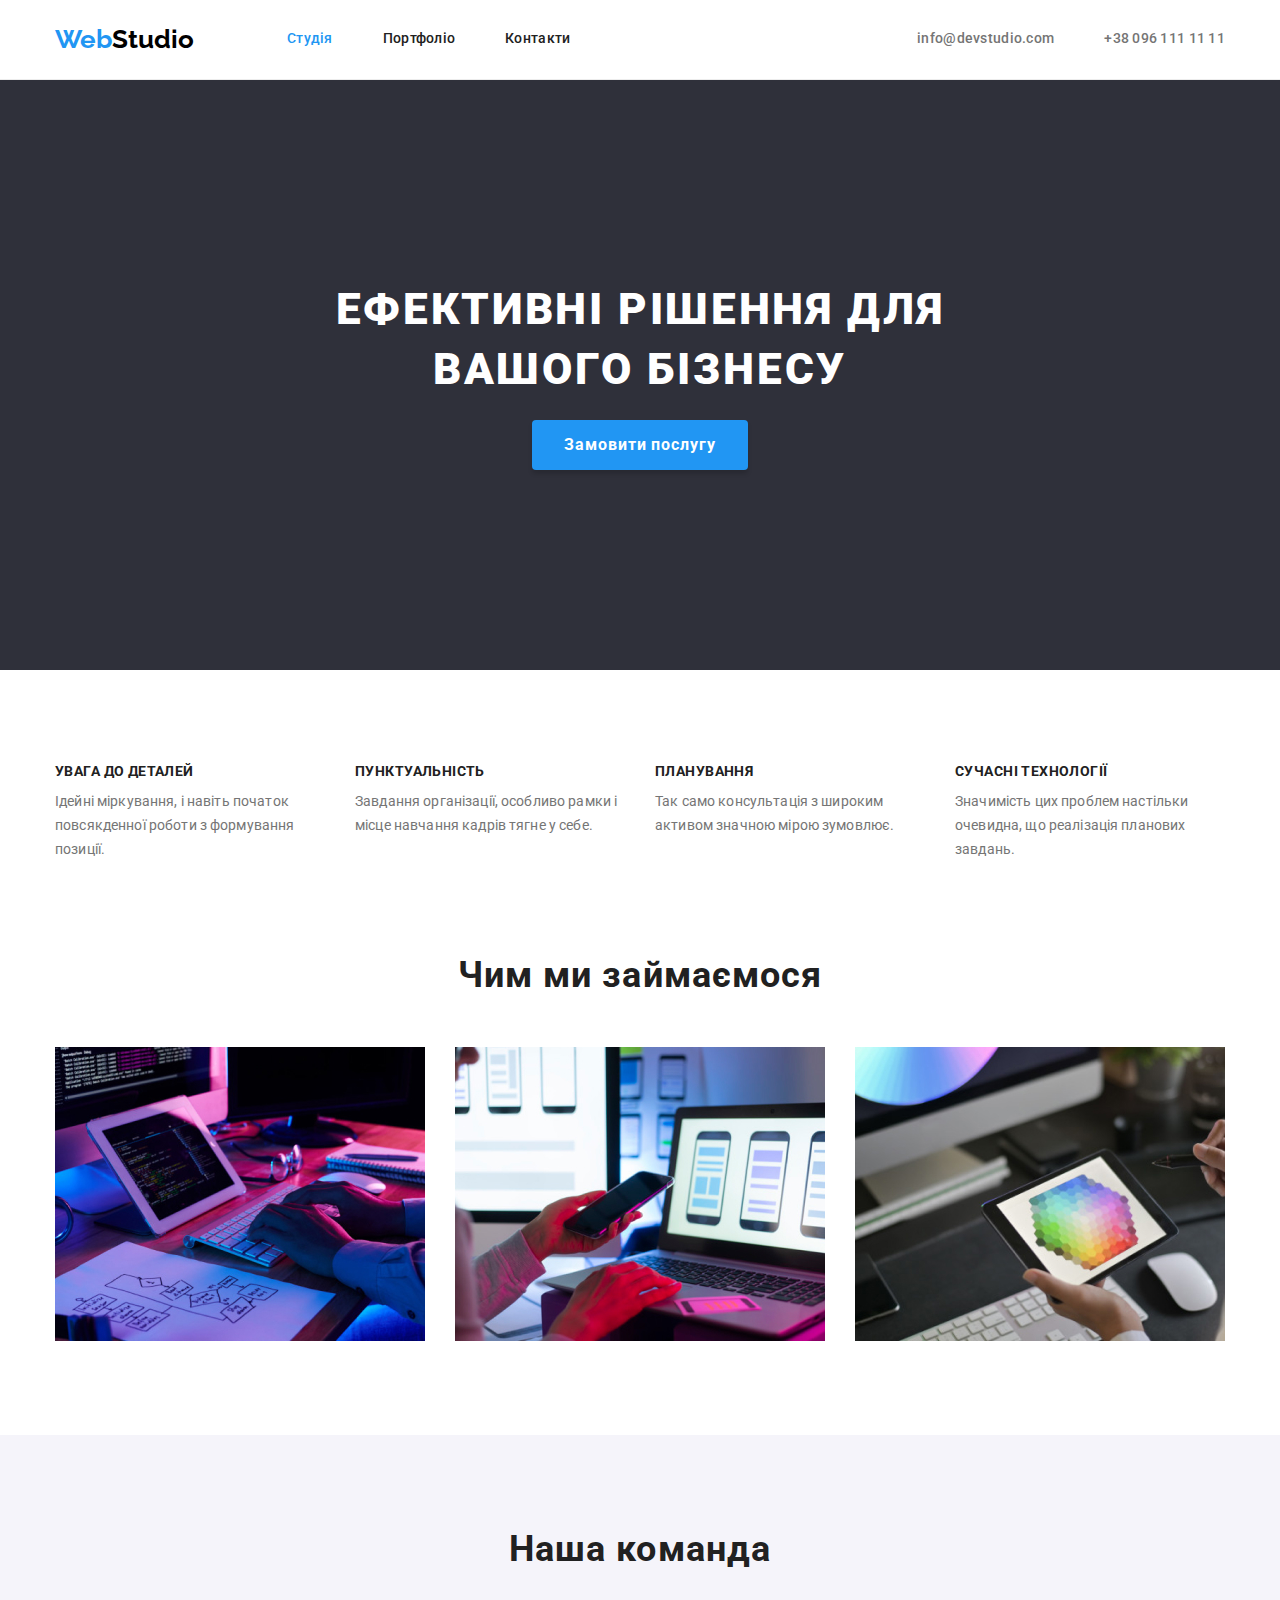
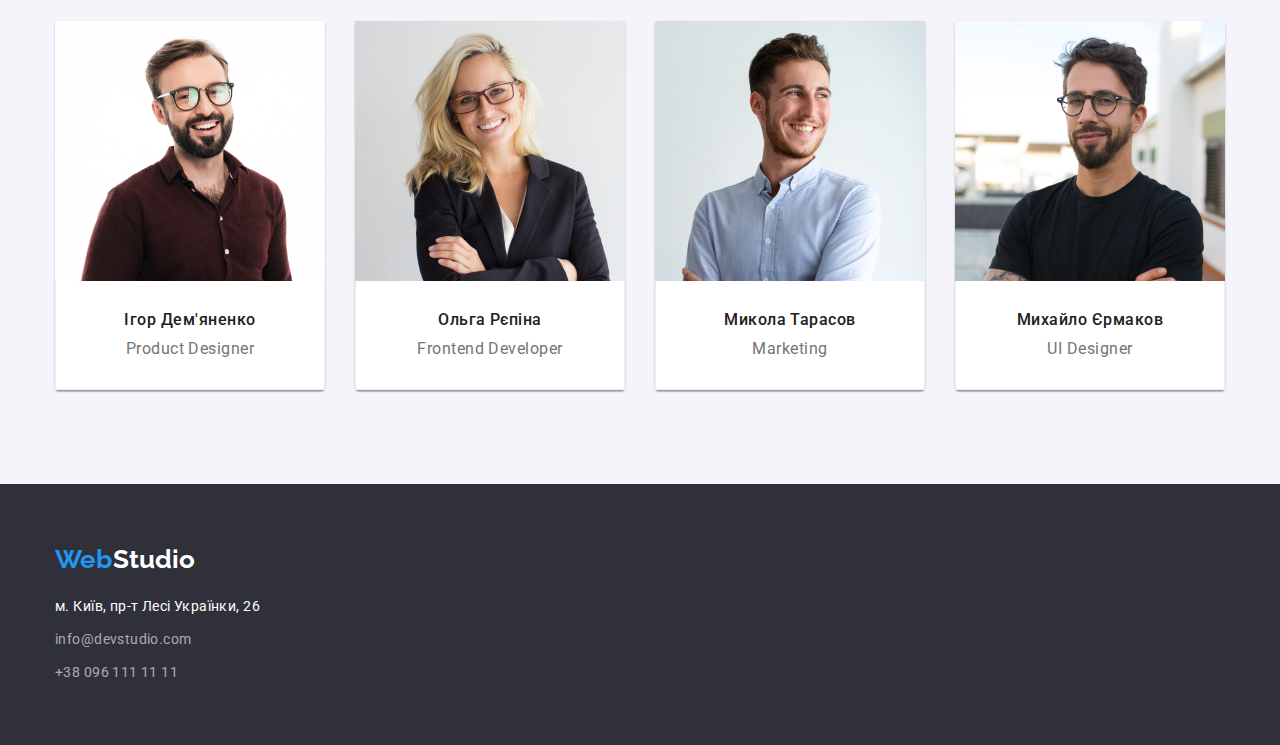
<file: index.html>
<!DOCTYPE html>
<html lang="uk">
  <head>
    <meta charset="UTF-8" />
    <meta http-equiv="X-UA-Compatible" content="IE=edge" />
    <meta name="viewport" content="width=device-width, initial-scale=1.0" />
    <title>homeWork_4</title>
    <link rel="preconnect" href="https://fonts.googleapis.com" />
    <link rel="preconnect" href="https://fonts.gstatic.com" crossorigin />
    <link
      href="https://fonts.googleapis.com/css2?family=Raleway:wght@700&family=Roboto:wght@400;500;700;900&display=swap"
      rel="stylesheet"
    />
    <link
      rel="stylesheet"
      href="https://cdn.jsdelivr.net/npm/modern-normalize@1.1.0/modern-normalize.min.css"
    />

    <link rel="stylesheet" href="./css/styles.css" />
  </head>

  <body class="body">
    <!-- шапка страницы -->

    <header class="header">
      <div class="container header__container">
        <a href="./index.html" class="header__logo">
          <span class="header-logo-web">Web</span>Studio</a
        >
        <nav class="nav">
          <ul class="menu">
            <li><a href="./index.html" class="menu__link active">Студія</a></li>
            <li><a href="./portfolio.html" class="menu__link">Портфоліо</a></li>
            <li><a href="#" class="menu__link">Контакти</a></li>
          </ul>
        </nav>
        <ul class="contacts">
          <li>
            <a href="mailto:info@devstudio.com" class="contacts__link"
              >info@devstudio.com</a
            >
          </li>
          <li>
            <a href="tel:+380961111111" class="contacts__link"
              >+38 096 111 11 11</a
            >
          </li>
        </ul>
      </div>
    </header>

    <!-- контент страницы  -->

    <main>
      <section class="background section">
        <div class="background__content container">
          <h1 class="title">Ефективні рішення для вашого бізнесу</h1>
          <button type="button" class="btn">Замовити послугу</button>
        </div>
      </section>
      <section class="prof section">
        <div class="container">
          <h2 class="vissually__hidden">Властивості</h2>
          <ul class="prof__service">
            <li class="prof__item">
              <h3 class="prof__title">УВАГА ДО ДЕТАЛЕЙ</h3>
              <p class="prof__text">
                Ідейні міркування, і навіть початок повсякденної роботи з
                формування позиції.
              </p>
            </li>
            <li class="prof__item">
              <h3 class="prof__title">ПУНКТУАЛЬНІСТЬ</h3>
              <p class="prof__text">
                Завдання організації, особливо рамки і місце навчання кадрів
                тягне у себе.
              </p>
            </li>
            <li class="prof__item">
              <h3 class="prof__title">ПЛАНУВАННЯ</h3>
              <p class="prof__text">
                Так само консультація з широким активом значною мірою зумовлює.
              </p>
            </li>
            <li class="prof__item">
              <h3 class="prof__title">СУЧАСНІ ТЕХНОЛОГІЇ</h3>
              <p class="prof__text">
                Значимість цих проблем настільки очевидна, що реалізація
                планових завдань.
              </p>
            </li>
          </ul>
        </div>
      </section>
      <section class="section__prof section">
        <div class="container">
          <h2 class="title__profile">Чим ми займаємося</h2>
          <ul class="prof__gallery">
            <li>
              <img
                src="./images/prof_1.jpg"
                alt="друкування"
                class="prof__img"
              />
            </li>
            <li>
              <img src="./images/prof_2.jpg" alt="Стайлінг" class="prof__img" />
            </li>
            <li>
              <img
                src="./images/prof_3.jpg"
                alt="Наша команда"
                class="prof__img"
              />
            </li>
          </ul>
        </div>
      </section>
      <section class="team__info section">
        <div class="container">
          <h2 class="title__profile">Наша команда</h2>
          <ul class="team__persons">
            <li class="team__staff">
              <img src="./images/ava_1.jpg" alt="фото Ігор Дем'яненко" />
              <div class="team__content">
                <h3 class="team__name">Ігор Дем'яненко</h3>
                <p class="team__prof">Product Designer</p>
              </div>
            </li>
            <li class="team__staff">
              <img src="./images/ava_2.jpg" alt="фото Ольга Рєпіна" />
              <div class="team__content">
                <h3 class="team__name">Ольга Рєпіна</h3>
                <p class="team__prof">Frontend Developer</p>
              </div>
            </li>
            <li class="team__staff">
              <img src="./images/ava_3.jpg" alt="фото Микола Тарасов" />
              <div class="team__content">
                <h3 class="team__name">Микола Тарасов</h3>
                <p class="team__prof">Marketing</p>
              </div>
            </li>
            <li class="team__staff">
              <img src="./images/ava_4.jpg" alt="фото Михайло Єрмаков" />
              <div class="team__content">
                <h3 class="team__name">Михайло Єрмаков</h3>
                <p class="team__prof">UI Designer</p>
              </div>
            </li>
          </ul>
        </div>
      </section>
    </main>

    <!-- подвал -->

    <footer class="footer">
      <div class="container">
        <a href="./index.html" class="home-logo">
          <span class="header-logo-web">Web</span>
          Studio
        </a>
        <address class="footer__address">
          <ul class="footer__contacts">
            <li class="footer__item">
              <a
                href="https://www.google.com/maps/place/%D0%B1%D1%83%D0%BB%D1%8C%D0%B2%D0%B0%D1%80+%D0%9B%D0%B5%D1%81%D1%96+%D0%A3%D0%BA%D1%80%D0%B0%D1%97%D0%BD%D0%BA%D0%B8,+26,+%D0%9A%D0%B8%D1%97%D0%B2,+02000/@50.4265807,30.5383858,17z/data=!3m1!4b1!4m5!3m4!1s0x40d4cf0e033ecbe9:0x57a4dffefec77da0!8m2!3d50.4265807!4d30.5383858"
                target="_blank"
                rel="noopener noreferrer"
                class="footer__location"
                >м. Київ, пр-т Лесі Українки, 26</a
              >
            </li>
            <li class="footer__item">
              <a href="mailto:info@devstudio.com" class="footer__mail"
                >info@devstudio.com</a
              >
            </li>
            <li class="footer__item">
              <a href="tel:+380961111111" class="footer__phone"
                >+38 096 111 11 11</a
              >
            </li>
          </ul>
        </address>
      </div>
    </footer>
  </body>
</html>
</file>
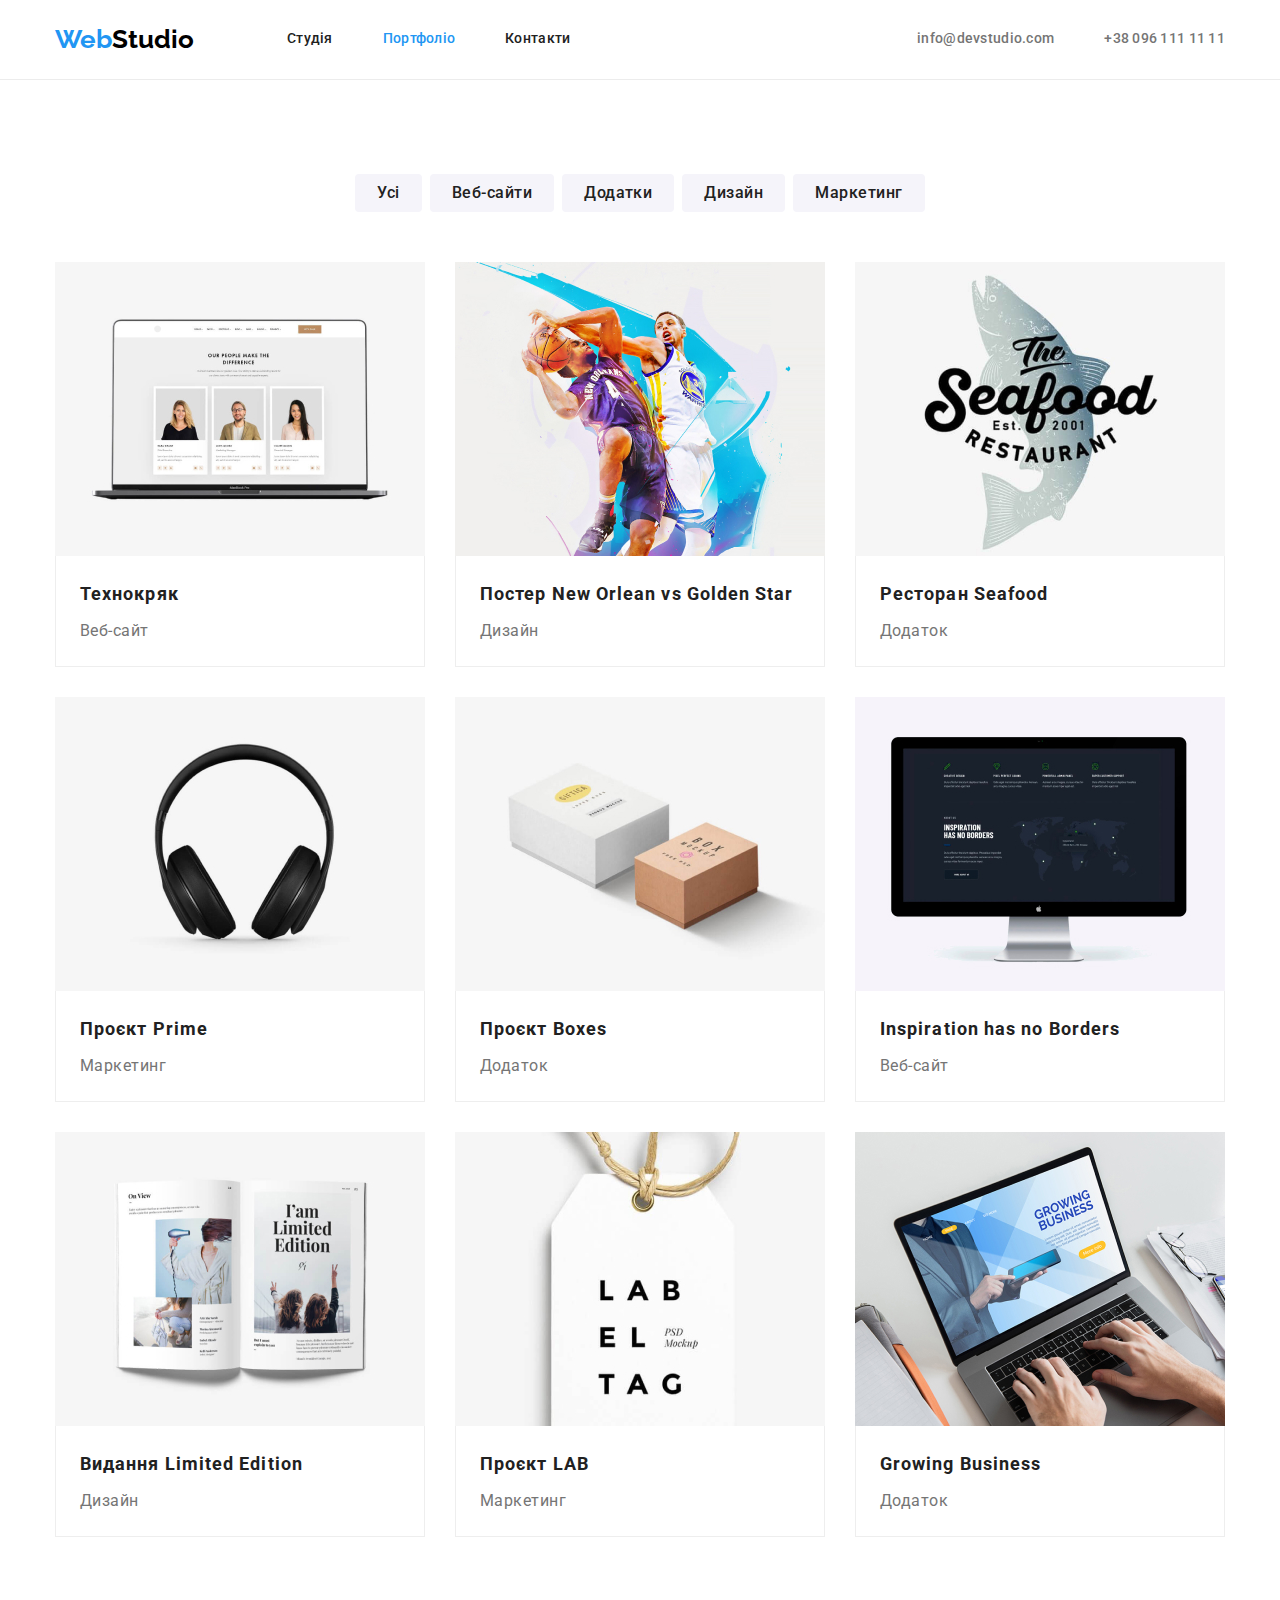
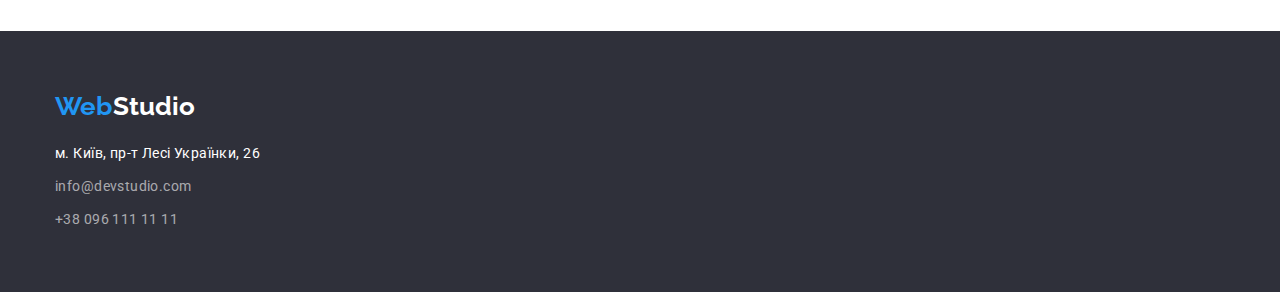
<file: portfolio.html>
<!DOCTYPE html>
<html lang="uk">
  <head>
    <meta charset="UTF-8" />
    <meta http-equiv="X-UA-Compatible" content="IE=edge" />
    <meta name="viewport" content="width=device-width, initial-scale=1.0" />
    <title>homeWork_4</title>
    <link rel="preconnect" href="https://fonts.googleapis.com" />
    <link rel="preconnect" href="https://fonts.gstatic.com" crossorigin />
    <link
      href="https://fonts.googleapis.com/css2?family=Raleway:wght@700&family=Roboto:wght@400;500;700;900&display=swap"
      rel="stylesheet"
    />
    <link
      rel="stylesheet"
      href="https://cdn.jsdelivr.net/npm/modern-normalize@1.1.0/modern-normalize.min.css"
    />
    <link rel="stylesheet" href="./css/styles.css" />
  </head>

  <body>
    <!-- шапка страницы -->
    <header class="header">
      <div class="container header__container">
        <a href="./index.html" class="header__logo">
          <span class="header-logo-web">Web</span>Studio</a
        >
        <nav class="nav">
          <ul class="menu">
            <li><a href="./index.html" class="menu__link">Студія</a></li>
            <li>
              <a href="./portfolio.html" class="menu__link active">Портфоліо</a>
            </li>
            <li><a href="#" class="menu__link">Контакти</a></li>
          </ul>
        </nav>
        <ul class="contacts">
          <li>
            <a href="mailto:info@devstudio.com" class="contacts__link"
              >info@devstudio.com</a
            >
          </li>
          <li>
            <a href="tel:+380961111111" class="contacts__link"
              >+38 096 111 11 11</a
            >
          </li>
        </ul>
      </div>
    </header>
    <!-- контент страницы  -->
    <main>
      <section class="portfolio section">
        <div class="container">
          <h1 class="vissually__hidden">Портфоліо робіт</h1>

          <ul class="portfolio__filter-btn">
            <li>
              <button class="btn__portfolio-link" type="button">Усі</button>
            </li>
            <li>
              <button class="btn__portfolio-link" type="button">
                Веб-сайти
              </button>
            </li>
            <li>
              <button class="btn__portfolio-link" type="button">Додатки</button>
            </li>
            <li>
              <button class="btn__portfolio-link" type="button">Дизайн</button>
            </li>
            <li>
              <button class="btn__portfolio-link" type="button">
                Маркетинг
              </button>
            </li>
          </ul>

          <!-- Элементы портфолио-->
          <ul class="portfolio__gallery">
            <li>
              <a href="#" class="portfolio__cards-link">
                <img
                  class="portfolio__img"
                  style="max-width: 370px"
                  src="images/portfolio/prtf_1.jpg"
                  alt="відкритий лаптом "
                />
                <div class="portfolio__content">
                  <h2 class="portfolio__name">Технокряк</h2>
                  <p class="portfolio__type">Веб-сайт</p>
                </div>
              </a>
            </li>
            <li>
              <a href="#" class="portfolio__cards-link">
                <img
                  class="portfolio__img"
                  style="max-width: 370px"
                  src="images/portfolio/prtf_2.jpg"
                  alt="відкритий лаптом "
                />
                <div class="portfolio__content">
                  <h2 class="portfolio__name">
                    Постер New Orlean vs Golden Star
                  </h2>
                  <p class="portfolio__type">Дизайн</p>
                </div>
              </a>
            </li>
            <li>
              <a href="#" class="portfolio__cards-link">
                <img
                  class="portfolio__img"
                  style="max-width: 370px"
                  src="images/portfolio/prtf_3.jpg"
                  alt="відкритий лаптом "
                />
                <div class="portfolio__content">
                  <h2 class="portfolio__name">Ресторан Seafood</h2>
                  <p class="portfolio__type">Додаток</p>
                </div>
              </a>
            </li>
            <li>
              <a href="#" class="portfolio__cards-link">
                <img
                  class="portfolio__img"
                  style="max-width: 370px"
                  src="images/portfolio/prtf_4.jpg"
                  alt="відкритий лаптом "
                />
                <div class="portfolio__content">
                  <h2 class="portfolio__name">Проєкт Prime</h2>
                  <p class="portfolio__type">Маркетинг</p>
                </div>
              </a>
            </li>
            <li>
              <a href="#" class="portfolio__cards-link">
                <img
                  class="portfolio__img"
                  style="max-width: 370px"
                  src="images/portfolio/prtf_5.jpg"
                  alt="відкритий лаптом "
                />
                <div class="portfolio__content">
                  <h2 class="portfolio__name">Проєкт Boxes</h2>
                  <p class="portfolio__type">Додаток</p>
                </div>
              </a>
            </li>
            <li>
              <a href="#" class="portfolio__cards-link">
                <img
                  class="portfolio__img"
                  style="max-width: 370px"
                  src="images/portfolio/prtf_6.jpg"
                  alt="відкритий лаптом "
                />
                <div class="portfolio__content">
                  <h2 class="portfolio__name">Inspiration has no Borders</h2>
                  <p class="portfolio__type">Веб-сайт</p>
                </div>
              </a>
            </li>
            <li>
              <a href="#" class="portfolio__cards-link">
                <img
                  class="portfolio__img"
                  style="max-width: 370px"
                  src="images/portfolio/prtf_7.jpg"
                  alt="відкритий лаптом "
                />
                <div class="portfolio__content">
                  <h2 class="portfolio__name">Видання Limited Edition</h2>
                  <p class="portfolio__type">Дизайн</p>
                </div>
              </a>
            </li>
            <li>
              <a href="#" class="portfolio__cards-link">
                <img
                  class="portfolio__img"
                  style="max-width: 370px"
                  src="images/portfolio/prtf_8.jpg"
                  alt="відкритий лаптом "
                />
                <div class="portfolio__content">
                  <h2 class="portfolio__name">Проєкт LAB</h2>
                  <p class="portfolio__type">Маркетинг</p>
                </div>
              </a>
            </li>
            <li>
              <a href="#" class="portfolio__cards-link">
                <img
                  class="portfolio__img"
                  style="max-width: 370px"
                  src="images/portfolio/prtf_9.jpg"
                  alt="відкритий лаптом "
                />
                <div class="portfolio__content">
                  <h2 class="portfolio__name">Growing Business</h2>
                  <p class="portfolio__type">Додаток</p>
                </div>
              </a>
            </li>
          </ul>
        </div>
      </section>
    </main>

    <!-- подвал -->
    <footer class="footer">
      <div class="container">
        <a href="./index.html" class="home-logo">
          <span class="header-logo-web">Web</span>
          Studio
        </a>
        <address class="footer__address">
          <ul class="footer__contacts">
            <li class="footer__item">
              <a
                href="https://www.google.com/maps/place/%D0%B1%D1%83%D0%BB%D1%8C%D0%B2%D0%B0%D1%80+%D0%9B%D0%B5%D1%81%D1%96+%D0%A3%D0%BA%D1%80%D0%B0%D1%97%D0%BD%D0%BA%D0%B8,+26,+%D0%9A%D0%B8%D1%97%D0%B2,+02000/@50.4265807,30.5383858,17z/data=!3m1!4b1!4m5!3m4!1s0x40d4cf0e033ecbe9:0x57a4dffefec77da0!8m2!3d50.4265807!4d30.5383858"
                target="_blank"
                rel="noopener noreferrer"
                class="footer__location"
                >м. Київ, пр-т Лесі Українки, 26</a
              >
            </li>
            <li class="footer__item">
              <a href="mailto:info@devstudio.com" class="footer__mail"
                >info@devstudio.com</a
              >
            </li>
            <li class="footer__item">
              <a href="tel:+380961111111" class="footer__phone"
                >+38 096 111 11 11</a
              >
            </li>
          </ul>
        </address>
      </div>
    </footer>
  </body>
</html>
</file>
<file: css/styles.css>
:root {
  --primary-color: #2196f3;
  --banner-color: #2f303a;
  --background-text-color: #ffffff;
  --background-cards-color: #f5f4fa;
  --sub-txt-color: #757575;
}

body {
  font-family: "Roboto", sans-serif;
  color: #212121;
}

h1,
h2,
h3,
h4,
h5,
h6,
p {
  margin: 0;
}
ul,
ol {
  list-style: none;
  padding: 0;
  margin: 0;
}

a {
  font-style: normal;
  text-decoration: none;
}

img {
  display: block;
}
.section {
  padding: 94px 0px;
}
.container {
  margin-left: auto;
  margin-right: auto;
  padding-left: 15px;
  padding-right: 15px;
  width: 1200px;
}

.vissually__hidden {
  position: absolute;
  width: 1px;
  height: 1px;
  margin: -1px;
  border: 0;
  padding: 0;
  white-space: nowrap;
  clip-path: inset(100%);
  clip: rect(0 0 0 0);
  overflow: hidden;
}

/* header */

.header {
  padding-top: 24px;
  padding-bottom: 24px;
  border-bottom: 1px solid #ececec;
}

.nav {
  margin-left: 93px;
}

.header__container {
  display: flex;
  align-items: center;
}

.header-logo-web {
  color: var(--primary-color);
}

.header__logo {
  color: black;
  text-decoration: none;
  font-family: "Raleway", sans-serif;
  font-weight: 700;
  font-size: 26px;
  line-height: 1.19;
}

.contacts {
  margin-left: auto;
}

.menu,
.contacts {
  font-weight: 500;
  font-size: 14px;
  line-height: 1.14;
  letter-spacing: 0.02em;
  display: flex;
  gap: 50px;
}

.menu__link {
  color: inherit;
  
}

.menu__link:hover,
.menu__link:focus {
  color: var(--primary-color);
}
.menu__link.active {
  color: var(--primary-color);
}

.contacts__link {
  color: var(--sub-txt-color);
  
}

.contacts__link:hover,
.contacts__link:focus {
  color: var(--primary-color);
}

/* Hero */
.background {
  background-color: var(--banner-color);
  padding: 200px 0;
}

.title {
  width: 696px;
  margin: 0 auto;
  color: var(--background-text-color);
  font-weight: 900;
  font-size: 44px;
  line-height: 1.36;
  text-align: center;
  letter-spacing: 0.06em;
  text-transform: uppercase;
  margin-bottom: 20px;
}

.btn {
  display: block;
  margin: 0 auto;
  border: none;
  padding: 10px 32px;
  background: var(--primary-color);
  box-shadow: 0px 4px 4px rgba(0, 0, 0, 0.15);
  border-radius: 4px;
  color: var(--background-text-color);
  font-weight: 700;
  font-size: 16px;
  line-height: 1.88;
  cursor: pointer;
  letter-spacing: 0.06em;
}

.prof__service {
  display: flex;
  justify-content: space-between;
}

.prof__item {
  width: 270px;
}

.prof__text {
  font-size: 14px;
  line-height: 1.71;
  letter-spacing: 0.01em;
  color: var(--sub-txt-color);
}

.prof__title {
  font-weight: 700;
  font-size: 14px;
  line-height: 1.14;
  letter-spacing: 0.03em;
  text-transform: uppercase;
  margin-bottom: 10px;
}

.section__prof {
  padding-top: 0;
}

.prof__gallery {
  display: flex;
  justify-content: space-between;
}

.team__info {
  background-color: var(--background-cards-color);
}

.team__persons {
  display: flex;
  gap: 30px;
}

.title__profile {
  font-size: 36px;
  line-height: 1.16;
  text-align: center;
  letter-spacing: 0.03em;
  margin-bottom: 50px;
}

.team__staff {
  background-color: var(--background-text-color);
  box-shadow: 0px 1px 3px rgba(0, 0, 0, 0.12), 0px 1px 1px rgba(0, 0, 0, 0.14),
    0px 2px 1px rgba(0, 0, 0, 0.2);
  border-radius: 0px 0px 4px 4px;
}

.team__name {
  font-weight: 500;
  font-size: 16px;
  line-height: 1.18;
  text-align: center;
  letter-spacing: 0.03em;
  margin-bottom: 10px;
}

.team__prof {
  font-weight: 400;
  font-size: 16px;
  line-height: 1.18;
  text-align: center;
  letter-spacing: 0.03em;
  color:var(--sub-txt-color);
}

.footer {
  background-color: var(--banner-color);
  padding-top: 60px;
  padding-bottom: 60px;
}

.home-logo {
  font-family: "Raleway";
  font-weight: 700;
  font-size: 26px;
  line-height: 1.2;
  text-decoration: none;
  color: #ffffff;
  word-spacing: -5px;
}

.footer__location {
  font-style: normal;
  font-size: 14px;
  line-height: 1.71;
  letter-spacing: 0.03em;
  color: #ffffff;
  margin-bottom: 5;
}

.footer__address {
  margin-top: 20px;
}
.footer__item:not(:last-child) {
  margin-bottom: 9px;
}

.footer__mail:hover,
.footer__mail:focus,
.footer__phone:hover,
.footer__phone:focus,
.footer__location:hover,
.footer__location:focus {
  color: var(--primary-color);
}

.footer__mail,
.footer__phone {
  font-size: 14px;
  line-height: 1.71;
  letter-spacing: 0.03em;
  color: rgba(255, 255, 255, 0.6);
}

.portfolio__filter-btn {
  list-style-type: none;
  align-items: center;
  display: flex;
  justify-content: center;
  margin-bottom: 50px;
  gap: 8px;
}

.btn__portfolio-link {
  border: none;
  color: inherit;
  background: var(--background-cards-color);
  font-family: inherit;
  font-weight: 500;
  font-size: 16px;
  line-height: 1.63;
  text-align: center;
  letter-spacing: 0.03em;
  border-radius: 4px;
  padding: 6px 22px;
}

.btn__portfolio-link:hover,
.btn__portfolio-link:focus {
  color: white;
  background: var(--primary-color);
  cursor: pointer;
  box-shadow: 0px 3px 1px rgba(0, 0, 0, 0.1), 0px 1px 2px rgba(0, 0, 0, 0.08),
    0px 2px 2px rgba(0, 0, 0, 0.12);
}

.portfolio__gallery {
  display: flex;
  align-items: center;
  gap: 30px;
  flex-wrap: wrap;
}

.portfolio__name {
  font-weight: 700;
  font-size: 18px;
  line-height: 2;
  letter-spacing: 0.06em;
  margin-bottom: 4px;
}
.portfolio__type {
  font-size: 16px;
  line-height: 1.88;
  letter-spacing: 0.03em;
  color: var(--sub-txt-color);
}

.portfolio__cards-link {
  color: inherit;
}

.portfolio__content {
  border: 1px solid #eeeeee;
  border-top: none;
  padding-top: 20px;
  padding-bottom: 20px;
  padding-left: 24px;
  padding-right: 24px;
}

.team__content {
  border: 1px solid #eeeeee;
  border-top: none;
  padding-top: 30px;
  padding-bottom: 30px;
}
</file>
